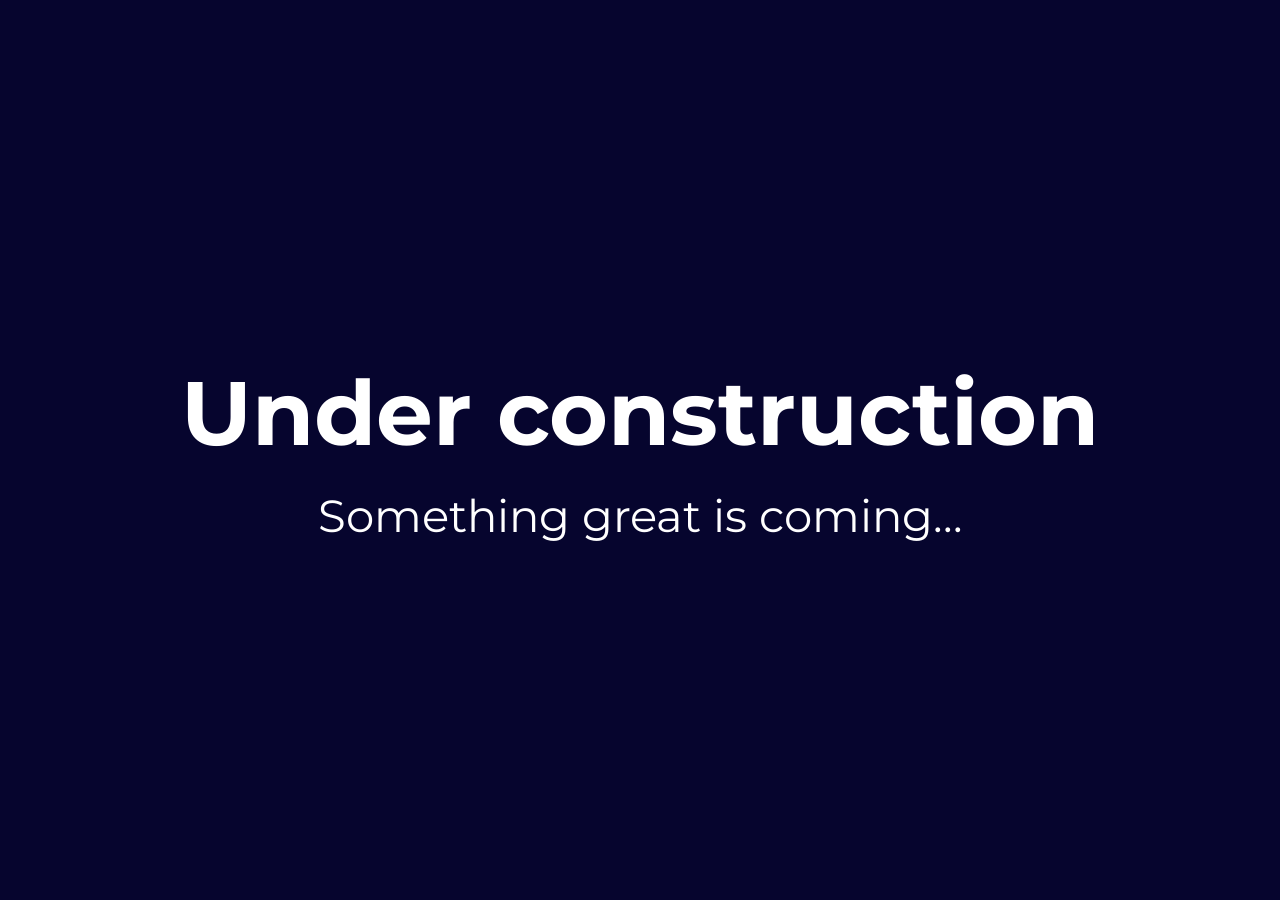
<file: index.html>
<!DOCTYPE html>
<html lang="en">

<head>
    <meta charset="UTF-8">
    <title>Document</title>
    <link rel="preconnect" href="https://fonts.googleapis.com">
    <link rel="preconnect" href="https://fonts.gstatic.com" crossorigin>
    <link href="https://fonts.googleapis.com/css2?family=Montserrat:wght@100..900&display=swap" rel="stylesheet">
    <meta charset="UTF-8">
    <meta name="viewport" content="width=device-width, initial-scale=1.0">
    <link href="https://fonts.googleapis.com/css2?family=Material+Symbols+Outlined" rel="stylesheet" />
</head>
<style>
    html,
    body {
        background: hsl(241, 81%, 10%);
        color: white;
        display: flex;
        font-family: 'Montserrat';
        align-items: center;
        justify-content: center;
        height: 100vh;
        text-wrap: wrap;
        word-wrap: break-word;
        flex-wrap: wrap;
        width: 100vw;
        flex-direction: column;
        font-size: 30px;
        gap: 20px;
        text-align: center;
    }

    * {
        margin: 0;
        padding: 0;
        box-sizing: border-box;
    }

    h1 {
        font-size: 3em;
    }

    h2 {
        font-weight: normal;
    }
a {
    padding:20px;
    background:hsl(0, 0%, 100%);
    font-size:1em;
    color:black;
    border-radius:20px;
    font-weight:bold;
    display:flex;
    gap:10px;
    align-items: center;
    justify-content: center;
}
a::after {
    content:'north_east';
    font-family: 'Material Symbols Outlined';
}
    @media screen and (max-width:600px) {

        html,
        body {
            font-size: 17px;
        }
    }
</style>

<body>
    <h1>Under construction</h1>
    <h2>Something great is coming...</h2>
</body>

</html>
</file>
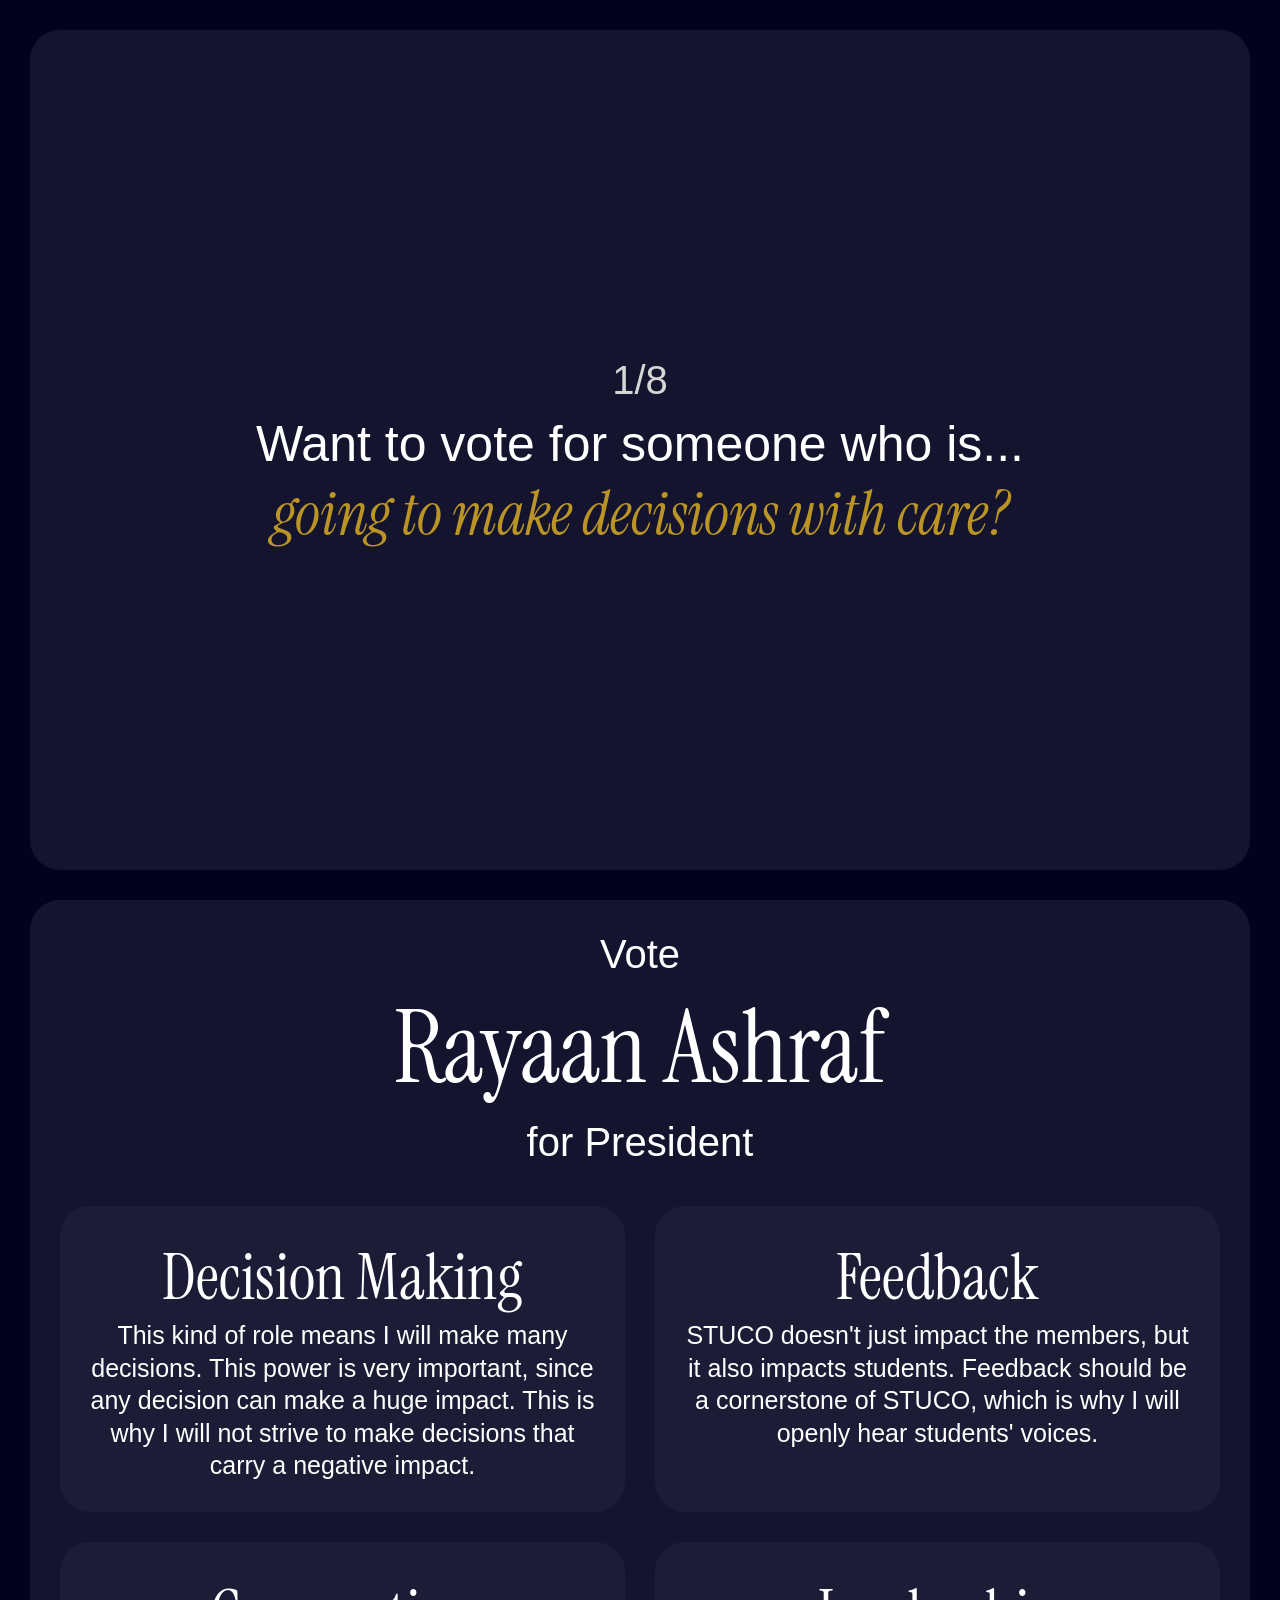
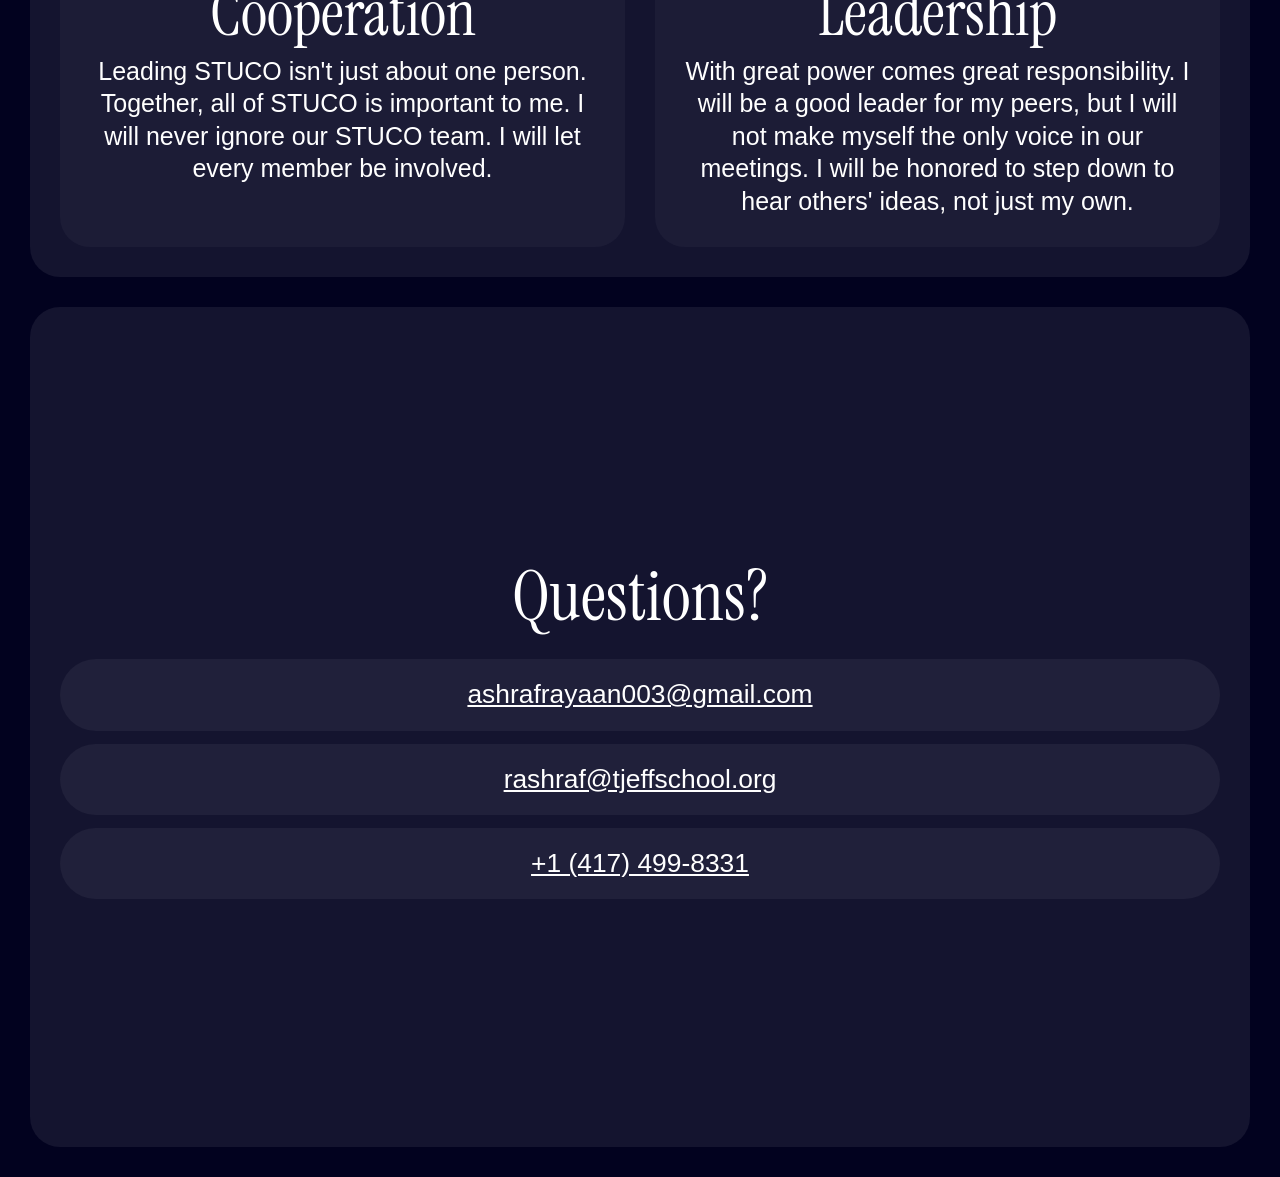
<file: election.html>
<!DOCTYPE html>
<html lang="en">

<head>
    <meta charset="UTF-8">
    <meta name="viewport" content="width=device-width, initial-scale=1.0">
    <title>Document</title>
    <link rel="preconnect" href="https://fonts.googleapis.com">
    <link rel="preconnect" href="https://fonts.gstatic.com" crossorigin>
    <link
        href="https://fonts.googleapis.com/css2?family=Google+Sans+Flex:opsz,wght@6..144,1..1000&family=Instrument+Serif:ital@0;1&display=swap"
        rel="stylesheet">
    <link rel="stylesheet" href="style.css">
</head>

<body>
    <button id="scroller" onclick="document.documentElement.scrollTop = 0"></button>
    <div class="sect" id="main">
        <span id="counter">1/8</span>
        <h1 id="header" class="subtitle">Want to vote for someone who is...</h1>
        <h2 id="header2" class="subtitle">Test</h2>
    </div>
    <div class="sect">
        <h2 class="subtitle-small">Vote</h2>
        <h1 class="title">Rayaan Ashraf</h2>
            <h2 class="subtitle-small">for President</h2>
            <div id="reasons">
                <div class="reason">
                    <h1 class="reason-title">Decision Making
                    </h1>
                    <h2 class="reason-desc">This kind of role means I will make many decisions. This power is very
                        important, since any decision can make a huge impact. This is why I will not strive to make
                        decisions that carry a negative impact.</h2>
                </div>
                <div class="reason">
                    <h1 class="reason-title">Feedback</h1>
                    <h2 class="reason-desc">STUCO doesn't just impact the members, but it also impacts students.
                        Feedback should be a cornerstone of STUCO, which is why I will openly hear students' voices.
                    </h2>
                </div>
                <div class="reason">
                    <h1 class="reason-title">Cooperation</h1>
                    <h2 class="reason-desc">Leading STUCO isn't just about one person. Together, all of STUCO is
                        important to me. I will never ignore our STUCO team. I will let every member be involved.</h2>
                </div>
                <div class="reason">
                    <h1 class="reason-title">Leadership</h1>
                    <h2 class="reason-desc">With great power comes great responsibility. I will be a good leader for my
                        peers, but I will not make myself the only voice in our meetings. I will be honored to step down
                        to hear others' ideas, not just my own.</h2>
                </div>
            </div>
    </div>
    <div class="sect" id="footer">
        <h1 class="subtitle" style="font-family:'Instrument Serif'">Questions?</h1>
        <div id="contacts">
            <a class="contact" href="mailto:ashrafrayaan003@gmail.com">ashrafrayaan003@gmail.com</a>
            <a class="contact" href="mailto:rashraf@tjeffschool.org">rashraf@tjeffschool.org</a>
            <a class="contact" href="tel:4174998331">+1 (417) 499-8331</a>
        </div>
    </div>
</body>
<script src="script.js">
    document.documentElement.scrollTop = 0;
</script>

</html>
</file>
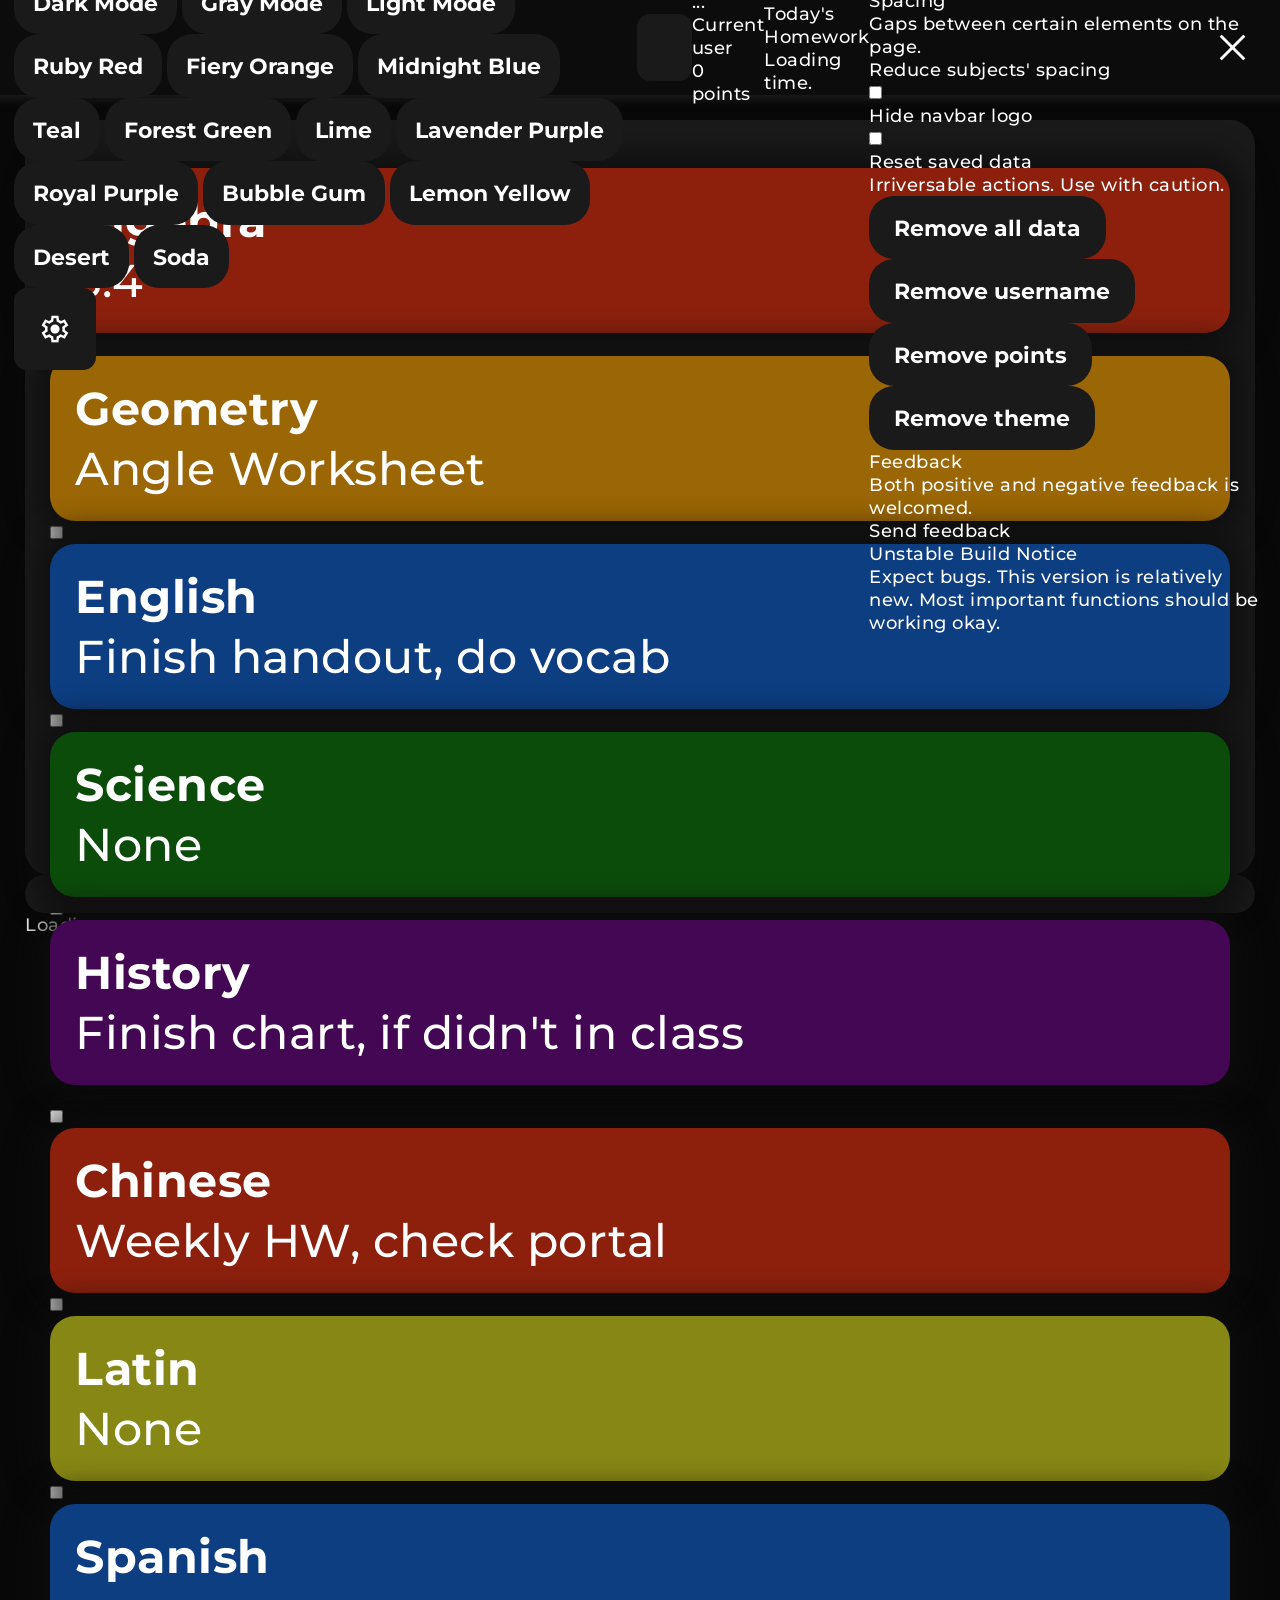
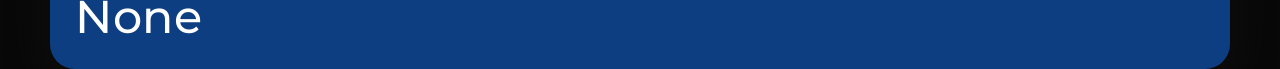
<file: homework/todayshomework_beta3.html>
<!DOCTYPE html>
<html lang="en">

<head>
        <link rel="stylesheet" href="style.css">
        <link rel="preconnect" href="https://fonts.googleapis.com">
        <link rel="preconnect" href="https://fonts.gstatic.com" crossorigin>
        <link href="https://fonts.googleapis.com/css2?family=Montserrat:ital,wght@0,100..900;1,100..900&display=swap"
                rel="stylesheet">
        <link href="https://fonts.googleapis.com/css2?family=Material+Symbols+Outlined" rel="stylesheet" />
        <meta charset="UTF-8">
        <meta name="viewport" content="width=device-width, initial-scale=1.0">
        <title>Document</title>
</head>

<body>
        <div id="updatelog" class="popup">
                <div class="menu-tray">
                        <button class=close-btn aria-label="Close"
                                onclick="document.getElementById('updatelog').classList.toggle('active')">close</button>
                </div>
                <h1 id="update-title">Version 3.6</h1>
                <h2>Version 3 completely overhauled the overall website experience. From there, we've made changes that
                        aren't quite enough to be in another full version number, so we've combined the features in one
                        log. We've
                        added these new features since version 3.0 came out:
                </h2>
                <h3><strong>Themes: </strong>Don't like the default color scheme? You can now choose between a generous
                        selection of
                        different themes to make your experience more personalized to you.</h3>
                <h3><strong>Updating Homework: </strong>The homework popup is now easier to access right from one button
                        on the navbar, and the
                        process has been redesigned to look and feel easier to use.</h3>
                <h3><strong>Subjects: </strong>Fixed a few issues regarding subject spacing and certain types of
                        overflow situations.</h3>
                <h3><strong>Settings: </strong>The settings page is more compact and slightly redesigned to look better.
                </h3>
                <h3><strong>Changelog: </strong>Added a changelog that explains new features.</h3>
                <h3><strong>Mobile: </strong>Changed mobile layout to prevent overflow and allow for content to fit on
                        the screen better.</h3>
                <h3><strong>Proctor View: </strong>Current proctor is now a toggleable view from the "more" button on
                        the bottom of the screen.</h3>
                <h3><strong>Welcome screen: </strong>Shows username, if applicable, but also eases transition to saved
                        theme during page loading.</h3>
                <h3><strong>Points: </strong>Added points for crossing off subjects. May experience
                        glitches as this feature is not perfect.</h3>
                <h3><strong>Alternate Viewing Modes: </strong>Changed alternate viewing modes in settings to show
                        maximum content on small screens.</h3>
                <h3><strong>Compact Navigation: </strong>All navigation buttons can be hidden. This is especially useful
                        for smaller devices.</h3>
                <h3><strong>Foreign Language: </strong>Changed grid behavior to accomodate FL subjects without taking
                        too much space; may continue to add things related to this feature.</h3>
                <h2>This version will likely be the last major update for a while. The main goals for the next update
                        are better code readability and optimization. Please give feedback if there's anything else you
                        want to see us add!</h2>
                <h2>Updates may cause theme corruption. This is an easy fix and only requires you to re-select your
                        preferred theme if
                        you are impacted.
                </h2>
        </div>
        </div>
        </div>
        <div id="alerts-cont">
        </div>
        <div id="overlay" class="popup">
                <h1 id="overlay-text">Loading...</h1>
                <h2 id="username2">Please wait.</h2>
                <span id="version">Version 3.6</span>
        </div>
        <nav id="nav">
                <div id=navtray class="nodisplay">
                        <button class="nav-btn"
                                onclick="document.getElementById('updatelog').classList.toggle('active')"
                                id="updatelog-btn" aria-label='Update Homework'>article</button>
                        <button class="nav-btn" onclick="document.getElementById('hw-popup').classList.toggle('close')"
                                id="hw-btn" aria-label='Update Homework'>cached</button>
                        <div id="mode-cont">
                                <button class="nav-btn" id="mode-btn" value='flex'
                                        onclick="changeElementStat('theme-cont', 'display', 'padding')"
                                        aria-label="Themes">brush</button>

                                <div id=theme-cont>
                                        <button pri="0,0%," hsl3="10" color="yes" onclick="useTheme(this)"
                                                class="theme-btn selected-btn">Dark Mode</button>
                                                <button pri="0,0%," hsl3="45" color="yes" onclick="useTheme(this)" class="theme-btn">Gray
                                                Mode</button>
                                        <button pri="0,0%," hsl3="85" onclick="useTheme(this)" class="theme-btn">Light
                                                Mode</button>
                                        <!--<button num=3 hsl3="hc" color='yes' onclick="useTheme(this)" class="theme-btn"
                                                selected>High Contrast</button>-->
                                        <button pri="0,63.9%," hsl3="15" color='yes' onclick="useTheme(this)"
                                                class="theme-btn" selected>Ruby Red</button>
                                        <button pri="33,100%," hsl3="15" color='yes' onclick="useTheme(this)"
                                                class="theme-btn" selected>Fiery Orange</button>
                                        <button pri="235,60%," hsl3="15" color='yes' onclick="useTheme(this)"
                                                class="theme-btn" selected>Midnight Blue</button>
                                        <button pri="174,50%," hsl3="26.2" color="yes" onclick="useTheme(this)"
                                                class="theme-btn">Teal</button>
                                        <button pri="127,92.3%," hsl3="15" color='yes' onclick="useTheme(this)"
                                                class="theme-btn" selected>Forest Green</button>
                                        <button pri="135,90%," hsl3="30.4" color="yes" onclick="useTheme(this)"
                                                class="theme-btn">Lime</button>
                                        <button pri="282,92.3%," hsl3="15" color='yes' onclick="useTheme(this)"
                                                class="theme-btn" selected>Lavender Purple</button>
                                        <button pri="275, 100%," hsl3="20.5" color="yes" onclick="useTheme(this)"
                                                class="theme-btn">Royal Purple</button>
                                        <button pri="298,100%," hsl3="30.2" color="yes" onclick="useTheme(this)"
                                                class="theme-btn">Bubble Gum</button>
                                        <button pri="55,96%," hsl3="26" color='yes' onclick="useTheme(this)"
                                                class="theme-btn" selected>Lemon Yellow</button>
                                        <button pri="41,100%," hsl3="50.3" onclick="useTheme(this)"
                                                class="theme-btn">Desert</button>
                                        <button pri="21,100%," hsl3="10.2" color="yes" onclick="useTheme(this)"
                                                class="theme-btn">Soda</button>


                                </div>
                        </div>
                        <button class="nav-btn" onclick="toggle('menu')" id="menu-btn"
                                aria-label="Settings">Settings</button>
                </div>
                <button onclick="document.getElementById('navtray').classList.toggle('active');document.getElementById('pill-tray').classList.toggle('active')"
                        class="nav-btn  nodisplay" id="navtoggle"></button>
                <div id="pill-tray" class="nodisplay">
                        <div id=announcement>...</div>
                        <div id="user-cont">
                                <div>
                                        <h1 id="username"></h1>
                                        <h2 id="desc">
                                                Current user</h2>
                                </div>
                                <span class="separator"></span>
                                <div>
                                        <h1 id="points">0</h1>
                                        <h2 id="desc2">
                                                points</h2>
                                </div>

                        </div>
                </div>
                <div id="nav-logo" class="nodisplay">
                        <h1>Today's Homework</h1>
                        <h2 id=date-tracker>Loading time.</h2>
                </div>
                <menu id="menu" class="menus">
                        <h1 class="menu-title">Settings</h1>
                        <div class="menu-tray">
                                <button class='maxbtn'
                                        onclick='document.getElementById("menu").classList.toggle("max")'></button>
                                <button class=close-btn aria-label="Close" onclick="toggle('menu')">close</button>
                        </div>
                        <div class='menu-sect'>
                                <h2 class="menu-sect-header">Font</h2>
                                <h3 class="menu-sect-desc">Choose font size and whether you prefer a simpler font
                                        family.</h3>
                                <div class="menu-option">
                                        <h3 class=menu-label>Font size multiplier</h3><input tabindex=1
                                                onchange="changeBodyStat('fontSize')" type="number" min="1" size="2"
                                                step="0.1">
                                        <!--https://stackoverflow.com/questions/26003148/change-the-increment-value-of-html-number-input-decimals*/-->
                                </div>
                                <div class="menu-option">
                                        <h3 class=menu-label>Use basic font</h3><input tabindex=2
                                                onchange="changeBodyStat('fontFamily')" type="checkbox"
                                                class="menu-input" value="arial, sans-serif">
                                </div>
                        </div>
                        <!--<div class='menu-sect'>
                        <h2 class="menu-sect-header">Colors</h2>
                         <div class="menu-option">
                                <h3 class=menu-label>If you're looking for high contrast mode, it is in the themes menu
                                        (brush icon in navbar).</h3>
                        </div>
                        </div>-->
                        <div class='menu-sect'>
                                <h2 class="menu-sect-header">Checkboxes</h2>
                                <h3 class="menu-sect-desc">Allows you to check off subjects.</h3>
                                <div class="menu-option">
                                        <h3 class=menu-label>Show checkboxes</h3><input tabindex=1
                                                onchange="toggle('checkboxes')" type="checkbox" class="menu-input">
                                </div>
                                <div class="menu-option">
                                        <h3 class=menu-label>Show confetti</h3>
                                        <input tabindex=1 type="checkbox" class="menu-input" id="confetti-box">
                                </div>
                        </div>
                        <div class='menu-sect'>
                                <h2 class="menu-sect-header">Layout</h2>
                                <h3 class="menu-sect-desc">How the subjects are displayed.</h3>
                                <div class="menu-option">
                                        <h3 class=menu-label>Use scrollable layout</h3><input tabindex=1
                                                class=menu-input onchange="toggle('mobileform')" type="checkbox"
                                                class="menu-input">
                                </div>
                                <div class="menu-option">
                                        <h3 class=menu-label>Use list layout</h3><input tabindex=1
                                                onchange="toggle('list')" type="checkbox" class="menu-input">
                                </div>

                        </div>
                        <div class='menu-sect'>
                                <h2 class="menu-sect-header">Spacing</h2>
                                <h3 class="menu-sect-desc">Gaps between certain elements on the page.</h3>
                                <div class="menu-option">
                                        <h3 class=menu-label>Reduce subjects' spacing</h3><input tabindex=1
                                                onchange="changeElementStat('hw-grid', 'gap', 'padding')"
                                                type="checkbox" class="menu-input" value="5px">
                                </div>
                                <div class="menu-option">
                                        <h3 class=menu-label>Hide navbar logo</h3><input tabindex=1
                                                onchange="changeElementStat('nav-logo', 'display')" value='none'
                                                type=checkbox>
                                </div>

                        </div>
                        <div class="menu-sect">
                                <h2 class="menu-sect-header">Reset saved data</h2>
                                <h3 class="menu-sect-desc">Irriversable actions. Use with caution.</h3>
                                <button class="settings-button"
                                        onclick="remData();this.classList.add('disabled')">Remove
                                        all data</button>
                                <button class="settings-button"
                                        onclick="remUser();this.classList.add('disabled')">Remove
                                        username
                                </button>
                                <button class="settings-button" onclick="remPts();this.classList.add('disabled')">Remove
                                        points
                                </button>
                                <button class="settings-button"
                                        onclick="remTheme();this.classList.add('disabled')">Remove
                                        theme
                                </button>
                        </div>
                        <div class="menu-sect">
                                <h2 class="menu-sect-header">Feedback</h2>
                                <h3 class="menu-sect-desc">Both positive and negative feedback is welcomed.</h3>
                                <a class="settings-button" target='_blank'
                                        href="https://docs.google.com/forms/d/e/1FAIpQLScq-h3NGTolFl5qq2NEcNcFDhR_WuW4CI4Y6C3UhDdh5oyBCQ/viewform?usp=header">Send
                                        feedback
                                </a>
                        </div>
                        <div class="menu-sect">
                                <h2 class="menu-sect-header">Unstable Build Notice</h2>
                                <h3 class="menu-sect-desc">Expect bugs. This version is relatively new. Most important functions
                                        should be working okay.
                                </h3>
                        </div>
                </menu>
        </nav>
        <div id="usernames" class="popup">
                <span id="welcome">Please input your desired username. Leave blank for
                        'Guest' (will not save).</span>
                <input type="text" id="username-entry">
                <button onclick="usernameFunct()">Save name</button>
                <div id="tips">
                        <h1>1. Currently, you cannot input "Guest" into the username box due to code structure.</h1>

                        <h1>2. If you make a mistake typing your username, or you simply want to reset something, don't
                                worry! You can reset your name, points, or theme preference in the
                                settings menu.</h1>
                        <h1>3. Name, points, and theme only valid for this browser and cannot be recovered once deleted.
                        </h1>
                        <h1>4. Although unlikely, due to possible updates in certain functions, data loss may occur
                                between updates. Please screenshot your saved data
                                before updates go live. You should be notified before an update does go public.</h1>

                </div>
        </div>
        <div id="hw-popup" class="popup close">
                <h1 id=title>Update Homework</h1>
                <div id="hw-inputs">
                        <div class=hw-input><span class="hw-input-label">Algebra</span><input tabindex=1 type="text"
                                        class="hw-input2"></div>

                        <div class=hw-input><span class="hw-input-label">Adv. Algebra</span><input tabindex=1
                                        type="text" class="hw-input2">
                        </div>

                        <div class="hw-input">
                                <span class="hw-input-label">English</span><input tabindex=1 type="text"
                                        class="hw-input2">
                        </div>

                        <div class=hw-input><span class="hw-input-label">Science</span><input tabindex=1 type="text"
                                        class="hw-input2"></div>

                        <div class=hw-input><span class="hw-input-label">History </span><input tabindex=1 type="text"
                                        class="hw-input2"></div>
                        <div class=hw-input><span class="hw-input-label">Chinese </span><input tabindex=1 type="text"
                                        class="hw-input2"></div>
                        <div class=hw-input><span class="hw-input-label">Latin </span><input tabindex=1 type="text"
                                        class="hw-input2"></div>
                        <div class=hw-input><span class="hw-input-label">Spanish </span><input tabindex=1 type="text"
                                        class="hw-input2"></div>
                        <div class=hw-input><span class="hw-input-label">Announcement</span><input tabindex=1
                                        id="announcement-input" type="text" class="hw-input2">
                        </div>
                </div>
                <button id="hw-input-submit" onclick="submit()">Save changes</button>
        </div>
        <div id="grid-cont">
                <div class="hw-grid show">
                        <div class="subject-cont">
                                <input tabindex=1 class="checkmark" aria-label="Check/Uncheck" onclick='checkConfetti()'
                                        type="checkbox">
                                <div class="subject" style="background:hsl(9, 83%, 30%)">
                                        <h1 class="subject-title">Algebra</h1>
                                        <h2 class="subject-desc" contenteditable="true">5.4</h2>
                                </div>

                        </div>
                        <div class="subject-cont">
                                <input tabindex=1 class="checkmark" aria-label="Check/Uncheck" onclick='checkConfetti()'
                                        type="checkbox">
                                <div class="subject" style="background:rgb(155, 102, 5)">
                                        <h1 class="subject-title">Geometry</h1>
                                        <h2 class="subject-desc" contenteditable="true">Angle Worksheet</h2>
                                </div>
                        </div>
                        <div class="subject-cont">
                                <input tabindex=1 class="checkmark" aria-label="Check/Uncheck" onclick='checkConfetti()'
                                        type="checkbox">
                                <div class="subject" style="background:rgb(13, 62, 130)">
                                        <h1 class="subject-title">English</h1>
                                        <h2 class="subject-desc" contenteditable="true">Finish handout, do vocab</h2>
                                </div>
                        </div>
                        <div class="subject-cont">
                                <input tabindex=1 class="checkmark" aria-label="Check/Uncheck" onclick='checkConfetti()'
                                        type="checkbox">
                                <div class="subject" style="background:rgb(11, 76, 11)">
                                        <h1 class="subject-title">Science</h1>
                                        <h2 class="subject-desc" contenteditable="true">None</h2>
                                </div>
                        </div>
                        <div class="subject-cont">
                                <input tabindex=1 class="checkmark" aria-label="Check/Uncheck" onclick='checkConfetti()'
                                        type="checkbox">
                                <div class="subject" style="background:rgb(68, 7, 83)">
                                        <h1 class="subject-title">History</h1>
                                        <h2 class="subject-desc" contenteditable="true">Finish chart, if didn't in class</h2>
                                </div>
                        </div>
                </div>
                <div class="hw-grid">
                        <div class="subject-cont">
                                <input tabindex=1 class="checkmark" aria-label="Check/Uncheck" onclick='checkConfetti()'
                                        type="checkbox">
                                <div class="subject" style="background:hsl(9, 83%, 30%)">
                                        <h1 class="subject-title">Chinese</h1>
                                        <h2 class="subject-desc" contenteditable="true">Weekly HW, check portal</h2>
                                </div>
                        </div>
                        <div class="subject-cont">
                                <input tabindex=1 class="checkmark" aria-label="Check/Uncheck" onclick='checkConfetti()'
                                        type="checkbox">
                                <div class="subject" style="background:rgb(135, 135, 21)">
                                        <h1 class="subject-title">Latin</h1>
                                        <h2 class="subject-desc" contenteditable="true">None</h2>
                                </div>
                        </div>
                        <div class="subject-cont">
                                <input tabindex=1 class="checkmark" aria-label="Check/Uncheck" onclick='checkConfetti()'
                                        type="checkbox">
                                <div class="subject" style="background:rgb(13, 62, 130)">
                                        <h1 class="subject-title">Spanish</h1>
                                        <h2 class="subject-desc" contenteditable="true">None</h2>
                                </div>
                        </div>
                </div>
        </div>
        <button id="proctor-toggle" class="nodisplay"
                onclick="document.getElementById('footer-cont').classList.toggle('active');this.classList.toggle('active')"></button>
        <span id="footer-cont" class="nodisplay">
                <h2 id="proctor" class="nodisplay">Loading...</h2>
        </span>
        <div id="confetti-cont"></div>
</body>
<script src="script.js"></script>

</html>
</file>
<file: style.css>
:root {
    --n1: 30px;
    --n2: 30px;
}

html,
body {
    background: rgb(2, 2, 31);
    font-family: "google sans flex", Arial, Helvetica, sans-serif;
    margin: 0;
    padding: 0;
    box-sizing: border-box;
    scrollbar-width: thin;
    font-size: 20px;
    
}

* {
    margin: 0;
    padding: 0;
    box-sizing: border-box;
    color: white;
    word-wrap: break-word;
    scroll-behavior: smooth;
}
h1,
h2,
h3,
h4,
h5,
h6 {
    font-weight: normal;
    font-size: unset;
}

body {
    min-height: 100vh;
    width: 100%;
    display: flex;
    flex-direction: column;
    gap: var(--n1);
    padding: var(--n1);
    overflow-x:hidden;
}

.title {
    font-weight: normal;
    font-family: "Instrument Serif";
    font-size: 5rem;
}

.sect {
    background: rgb(255, 255, 255, 0.07);
    padding: var(--n2);
    display: flex;
    border-radius: var(--n1);
    min-height: calc(100vh - (var(--n1)) * 2);
    align-items: safe center;
    justify-content: safe center;
    flex-direction: column;
    line-height: 1.2;
    text-align: center;
             animation: animateIn linear;
    animation-timeline: view();
    animation-range: entry 0 cover 45%;
    gap:10px;
    /*
    animation: animateIn linear;
    animation-timeline: view();
    animation-range: entry 0 cover 75vh;*/
}

#main {
    padding: 40px;
}

#header {
    font-size: 2.5rem;
}

#header2 {
    color: rgb(186, 149, 38);
    transition: 0.5s;
    font-style: italic;
    line-height: 1;
    font-size: 3rem;
    font-family: "Instrument Serif";
}

#header2.hidden {
    opacity: 0;
    transform: translateY(10px);
    filter: blur(10px);
}

.subtitle {
    font-size: 3.5rem;
}

.subtitle-small {
    font-size: 2rem;
}

#reasons {
    width: 100%;
    margin-top: var(--n1);
    gap: var(--n2);
    display: grid;
    grid-template-columns: repeat(auto-fit, minmax(450px, 1fr));
}

.reason {
    background: rgba(255, 254, 254, 0.035);
    border-radius: var(--n1);
    padding: var(--n1);
    line-height: 1.3;
    display: flex;
    flex-direction: column;
}

.reason-title {
    font-size: 3.2rem;
    font-family: "Instrument Serif";
}

.reason-desc {
    font-size: 1.25rem;
}
/*Project styles - copy it over*/
.project {
    width:100%;
    display:flex;
    overflow:hidden;
    padding:20px;
    background:rgba(255, 255, 255, 0.05);
    border-radius:20px;
    gap:10px;
    color:white;
    flex-direction: column;
    align-items: center;
}
.project-image {
width:clamp(0px, 60vw, 700px);
border-radius:10px;
align-self:center;
    border:3px solid rgba(255, 255, 255, 0.075);
}
.project-title {
    font-family:"Instrument Serif";
    font-size:50px;
}
#footer {
    gap: 20px;
}

#contacts {
    font-size: 1.2rem;
    display: flex;
    flex-direction: column;
    gap: 12.5px;
    width: 100%;
}

.contact {
    background: rgba(255, 254, 254, 0.05);
    padding: 20px;
    border-radius: 500rem;
    overflow-x: auto;
    scrollbar-width: none;
    font-size: 1.1em;
             animation: animateIn linear;
    animation-timeline: view();
    animation-range: entry 0 cover 25%;
}

.contact:hover,
.contact:focus-visible {
    outline: 3px solid white;
}

#counter {
    color: rgb(214, 214, 214);
    font-size: 2rem;
}
#scroller {
    position:fixed;
    bottom:0;
    right:0;
    margin:20px;
    width:4rem;
    border-radius:50%;
    font-family:"Material Symbols Outlined";
    height:4rem;
    font-size:3rem;
    cursor: pointer;
    background:rgb(255, 255, 255, 0.07);
    backdrop-filter: blur(10px);
    border:none;
    z-index:2;
    animation:none;
    display:none;
}
@keyframes animateIn {
    from {
        opacity: 0;
        filter: blur(10px);
        scale: 0.75;
    }
}

@media only screen and (max-width:600px) {

    html,
    body {
        font-size: 16.8px;
    }
    :root {
        --n1:20px;
        --n2:20px;
    #reasons {
        display: flex;
        flex-direction: column;
    }
}
</file>
<file: homework/style.css>
:root {
    --b1: hsl(0, 0%, 3%);
    --b2: hsl(0, 0%, 10%);
    --b3: hsla(0, 0%, 5%, 0.85);
    --c1: white;
    --c2: black;
    /*--n1: 20px;
    --n2: 10px;4*/
        --n1: 25px;
    --n2: 13px;
    --nav: 95px;
    /*b# means "background color #" ex. b1 = background color 1, c# = color#*/
}

html,
body {
    font-size: 18.25px;
    letter-spacing: 0.5px;
    scrollbar-color: var(--c1) transparent;
    color: var(--c1);
    scrollbar-width: none;
    overscroll-behavior: none;

}

body {
    background-color: var(--b1);
    width: 100%;
    height: calc(100dvh - var(--nav));
    margin-top: var(--nav);
    padding: var(--n1);
    display: flex;
    flex-direction: column;
    font-family: "Montserrat", Arial, Helvetica, sans-serif;
    font-weight: 490;

}

body.loading {
    overflow: hidden;
    /*When loading screen is shown, overflow hidden*/
}

* {
    margin: 0;
    padding: 0;
    box-sizing: border-box;
}

a {
    color:inherit;
    text-decoration:none;
}
h1,
h2,
h3,
h4,
h5,
h6 {
    font-size: unset;
    font-weight: unset;
}

button {
    font-family: inherit;
    border: none;
    color: inherit;
    transition: 0.3s;
    position: relative;
    cursor: pointer;
    background-color: var(--b2);
    font-weight: bold;
    font-size: 1.2em;
    border-radius: var(--n1);
    padding: calc(var(--n1) * 0.75);
    padding-inline: var(--n1);

}

input {
    padding: 10px;
    background: var(--b2);
    border-radius: var(--n1);
    color: var(--c1);
    border: none;
    font-size: 1.5em;
    font-family: inherit;
}

input:focus-visible {
    outline-color: var(--c1);
}

button:hover {
    filter: brightness(1.3);
}

button:hover:after {
    position: absolute;
    bottom: 0;
    left: 0;
    width: 100%;
}

/*First-time setup*/
#setup {
    width: 100%;
    height: 100%;
    border-radius: 0px;
    top: 0;
    left: 0;
    z-index:12;
    padding:0;
    backdrop-filter: blur(15px);
}

.setup-sect {
    padding: calc(var(--n1) * 3);
    height: 100%;
    /*border-radius: var(--n1);*/
    display: none;
    justify-content: center;
    flex-direction: column;
    gap: 10px;
    font-size: 1.5em;
    scale: 0.95;
    opacity: 0;
    transition: 0.3s allow-discrete;
}

.setup-sect.active {
    display: flex;
    scale: 1;
    opacity: 1;
    transition: 0.3s allow-discrete;
}

@starting-style {
    .setup-sect.active {
        scale: 0.95;
        opacity: 0;
    }
}

.setup-buttons {
    position: absolute;
    bottom: 0;
    right: 0;
    width: 100%;
    max-width: 800px;
    padding: 40px;
    padding-top: 0;
    display: flex;
    gap: 10px;
    z-index:3;
}

.setup-buttons button {
    font-size: 1.5em;
    background: var(--b2);
    padding: 15px;
    color: var(--c1);
    width: 100%;

}

#next-button {
    background: var(--c1);
    color: var(--c2);
}

/*Loading screen*/
#loading-screen {
    position: fixed;
    top: 0;
    left: 0;
    z-index: 12;
    background: var(--b1);
    width: 100%;
    height: 100%;
    display: flex;
    gap: calc(var(--n1) * 3);
    padding: calc(var(--n1) * 3);
    align-items: center;
    justify-content: center;
    transition: 0.3s allow-discrete;

}

#loading-screen.hidden {
    opacity: 0;
    display: none;
}

#user-load-info {
    width: 100%;
    padding: var(--n1);
    background: var(--b1);
    border-radius: var(--n1);
    flex-direction: column;
    gap: 5px;
    text-align: center;
    font-size: 2.5em;
}

#load-title {
    font-size: 1em;
    font-weight: bold;
}

#load-desc {
    font-size: 0.5em;
}

#user-load-info,
.script-cont {
    width: 100%;
    background: var(--b1);
    padding: var(--n2);
    border-radius: var(--n1);
    display: flex;
}

.script-cont {
    display: flex;
    justify-content: space-between;
    align-items: center;
}

.script {
    background: var(--b2);
    padding: var(--n2);
    border-radius: var(--n2);
}

.status {
    animation: rotate 1s infinite linear;
    border-radius: 50%;
    aspect-ratio: 1/1;
    width: 40px;
    overflow: hidden;
    border: 3px solid;
    border-image-repeat: stretch;
    border-right-color: transparent;
    position: relative;
}

.status.complete {
    border: none;
    background: rgb(9, 156, 9);
    animation: none;
}

#load-img {
    height: 400px;
}

/*Universal styling for popups*/
.popup {
    display: none;
    flex-direction: column;
    gap: var(--n2);
    overflow-y: auto;
    padding: var(--n1);
    position: fixed;
    transition: 0.3s allow-discrete;
    opacity: 0;
    left: unset;
    top: 0;
    right:0;
    scale: 0.97;
    z-index: 9;
    background: var(--b1);
    width: calc(100vw);
    height: calc(100dvh);
    backdrop-filter: blur(10px) saturate(3);
    box-shadow: 0px 0px 10px 5px var(--b2);
    filter: blur(var(--n2));
    overflow-y: auto;
    user-select: none;
    overflow-x: hidden;
}

.popup-wrapper {
    display: grid;
    grid-template-columns: repeat(auto-fit, minmax(400px, 1fr));
    gap: var(--n1);
}

.popup-title {
    font-size: 3em;
    font-weight: bold;
    text-align: left;
    line-height:1;
}

.popup.active {
    display: flex;
    opacity: 1;
    scale: 1;
    filter: none;
}

@starting-style {
.popup.active {
        opacity: 0;
        scale: 0.97;
        filter: blur(var(--n2));
    }

}

.popup-item {
    display: flex;
    justify-content: safe center;
    align-items: safe center;
    background: var(--b2);
    padding: var(--n1);
    border-radius: 20px;
    font-size: 1.2em;
    flex-direction: column;
    gap: var(--n2);
    width: 100%;
    text-align: center;
    height: auto;
}

#loading-screen .popup-item {
    max-width: 700px;
    width: 100%;
}

/*Navigation*/
#nav {
    position: fixed;
    top: 0;
    left: 0;
    background-color: var(--b3);
    backdrop-filter: blur(50px);
    box-shadow: 0px 0px 8px 5px var(--b2);
    height: var(--nav);
    width: 100%;
    padding: 14px;
    display: flex;
    justify-content: space-between;
    user-select: none;
    align-items: center;
    z-index: 3;
}

#logo {
    height: 100%;
    font-size:1.25em;
}

#logo-cont {
    height: 100%;
    align-items: center;
    justify-content: center;
    overflow: hidden;
    display: flex;
    gap: var(--n2);
    font-size: 20px;

}

#icon-tray {
    display: flex;
    gap: var(--n2);
    height: 100%;
    align-items: center;
    justify-content: center;
    width:fit-content;
}

.nav-btn,
.close-btn {
    background-color: var(--b2);
    height: 100%;
    aspect-ratio: 1/1;
    border-radius: var(--n2);
    font-family: 'Material Symbols Outlined';
    font-size: 1.75rem;
    overflow: hidden;
    display: flex;
    align-items: center;
    justify-content: center;
    font-weight: normal;

}

.close-btn {
    position: fixed;
    top: var(--n1);
    right: var(--n1);
 background:none;
    padding:0;
    width:fit-content;
    height:fit-content;
    font-size: 45px;
}

/*Themes*/
#themes-popup {
    width: calc(100% - 40px);
    max-width: 475px;
    height: 40vh;
    border-radius: var(--n1);
    margin-inline: 20px;
    top: calc(var(--nav) + var(--n1));
    right: 0;
    left: unset;
    background: var(--b1);
    transform: none;
    gap: var(--n2);
    z-index:8;
}

.title-small {
    font-size: 1.2em;
}

.popup-title-small {
    font-size: 1.5em;
    font-weight: bold;
}

.title-medium {
    font-size: 2.25em;
    font-weight: bold;
}

.theme-btn {
    font-size: 1.2em;
    font-weight: bold;
    padding: calc(var(--n1) * 0.75);
}

/*Settings (embedded in <nav>)*/
#settings {
    max-width: 800px;
}

.settings-cont button {
    width: 100%;
    background: var(--b1);
}

.settings-cont {
    background: var(--b2);
    display: flex;
    flex-direction: column;
    gap: var(--n2);
    padding: var(--n1);
    border-radius: var(--n1);
    height: fit-content;
}

.setting {
    display: flex;
    justify-content: space-between;
    gap: var(--n2);
    width: 100%;
    font-size: 1.2em;
    background: var(--b1);
    padding: calc(var(--n1) * 0.75);
    border-radius: var(--n1);
    align-items: center;
}

.setting-toggle {
    transition: 0.3s;
    border-radius: calc(var(--n2) * 0.5);
    position: relative;
    overflow: hidden;
    cursor: pointer;
}

.setting-toggle:hover,
.setting-toggle:focus-visible {
    scale: 1.1;
}

.setting-toggle::before,
.setting-toggle::after {
    content: '';
    transition: 0.2s;
}

.setting-toggle[type=checkbox] {
    appearance: none;
    background: var(--b2);
    width: 80px;
    height: 30px;

}

.setting-toggle[type=checkbox]::after {
    height: 100%;
    position: absolute;
    top: 0;
    left: 0;
    font-family: 'Material Symbols Outlined';
    display: flex;
    align-items: center;
    justify-content: center;
}

.setting-toggle::after {
    width: 50%;
    background: var(--c1);
    content: '';
}

.setting-toggle[type=checkbox]:checked:after {
    transform: translateX(100%);
    content: 'check';
    background: rgb(49, 205, 49);
    font-size: 25px;
    font-weight: bold;
}

/*Layout of the homework*/
#grid-cont {
    min-height: 100%;
    padding: var(--n1);
    background-color: var(--b2);
    border-radius: var(--n1);
    display: flex;
    gap: 20px;
    flex-direction: column;
}

.grid {
    display: grid;
    grid-template-columns: repeat(2, 1fr);
    gap: var(--n1);
       min-height: 100%;
    transition: 0.3s allow-discrete;
    opacity: 1;
    font-size:0.85em;
    filter: none;
    scale: 1;
}

.grid.inactive {
    display: none;
    opacity: 0;
    filter: blur(16px);
    scale: 0.97;
}

body.all-grids .grid.inactive {
    display: grid;
    opacity: unset;
    scale: unset;
    filter: unset;
}

body.all-grids #grid-cont {
    height: auto;
    max-height:unset;
}

body.all-grids {
    height: auto;
    max-height:unset;
}

@starting-style {

    .grid.active,
    .grid {
        opacity: 0;
        filter: blur(16px);
        scale: 0.97;
    }
}

/*Subjects*/
.subject {
    background-color: var(--b1);
    height: 100%;
    width: 100%;
    flex-direction: column;
    overflow-x: hidden;
    border-radius: var(--n1);
    padding: var(--n1);
    position: relative;
    color: white;
    box-shadow: 0px 0px 30px var(--n2) var(--b3);
    z-index: 1;

}

.subject::before,
.subject::after {
    transition: 0.3s allow-discrete;
    display: none;
    width: 100%;
    content: '';
    position: absolute;
    top: 0;
    left: 0;
    opacity: 0;

}

.subject::after {
    height: 100%;
    background: var(--b3);
    content: '';

    top: 0;
    left: 0;
    z-index: 1;
    backdrop-filter: blur(var(--n2));
    pointer-events: auto;
}

.subject::before {
    width: 0%;
    height: 5px;
    background: white;
    top: 50%;
    left: 0;
    transform: translate(0, -50%);
    z-index: 2;
}

.subject:has(.subject-marker:checked) {
    overflow: hidden;
}

.subject:has(.subject-marker:checked):after,
.subject:has(.subject-marker:checked):before {
    opacity: 1;
    display: flex;
    width: 100%;
}

@starting-style {

    .subject::before,
    .subject::after {
        opacity: 0;
        width: 0;

    }

    .subject:has(.subject-marker:checked):after,
    .subject:has(.subject-marker:checked):before {

        opacity: 0;
    }

    .subject:has(.subject-marker:checked):before {
        width: 0;
    }

}

.subject-title {
    font-size: 2.5rem;
    font-weight: bold;
    height: fit-content;
    margin-bottom: 5px;
    width: calc(100% - 60px);
    word-wrap: break-word;
}

.subject-desc {
    font-size: 2.5rem;
    word-wrap: break-word;
    max-width: 100%;
    transition: 0.3s;

}

.subject-desc:hover,
.subject-desc:focus-visible {
    background: rgba(0, 0, 0, 0.5);
    outline: none;
    padding: var(--n2);
    border-radius: var(--n2);
}

.subject-desc:focus {
    background: rgba(0, 0, 0, 0.9);

}

.subject-marker {
    position: absolute;
    top: 20px;
    right: 20px;
    border-radius: var(--n2);
    width: 50px;
    height: 50px;
    appearance: none;
    transition: 0.3s;
    cursor: pointer;
    background-color: var(--b1);
    color: var(--c1);
    display: none;
    align-items: center;
    justify-content: center;
    overflow: hidden;
    z-index: 3;
    user-select: none;

}

.subject-marker::after {
    content: 'check';
    font-family: 'Material Symbols outlined';
    color: inherit;
    font-size: 2.25em;
}

/*Media*/
@media only screen and (max-width:970px) {
    :root {
               --n1: 22px;
    --n2: 11px;
    .grid {
        grid-template-columns: repeat(1, 1fr);
    }
    body {
        min-height: calc(100dvh - var(--nav));
        height: auto;
        font-size: 15.2px;
        
    }
    #loading-screen {
        flex-direction: column;
        padding: var(--n1);
        gap: var(--n2);    }

    .setup-sect {
        padding: var(--n1);
    }
    #grid-cont, .grid {
    font-size:11px;
    }
    #load-img {
        display:none;
    }

    #logo-text {
        display: none;
    }
    #icon-tray, #nav {
        gap:10px;
    }
.popup-wrapper {
    display: flex;
    flex-direction:column;
    gap: var(--n1);
    width:100%;
}
}
/*Animation keyframes*/
@keyframes rotate {
    from {
        rotate: 0deg;
    }

    to {
        rotate: 360deg;
    }
}
</file>
